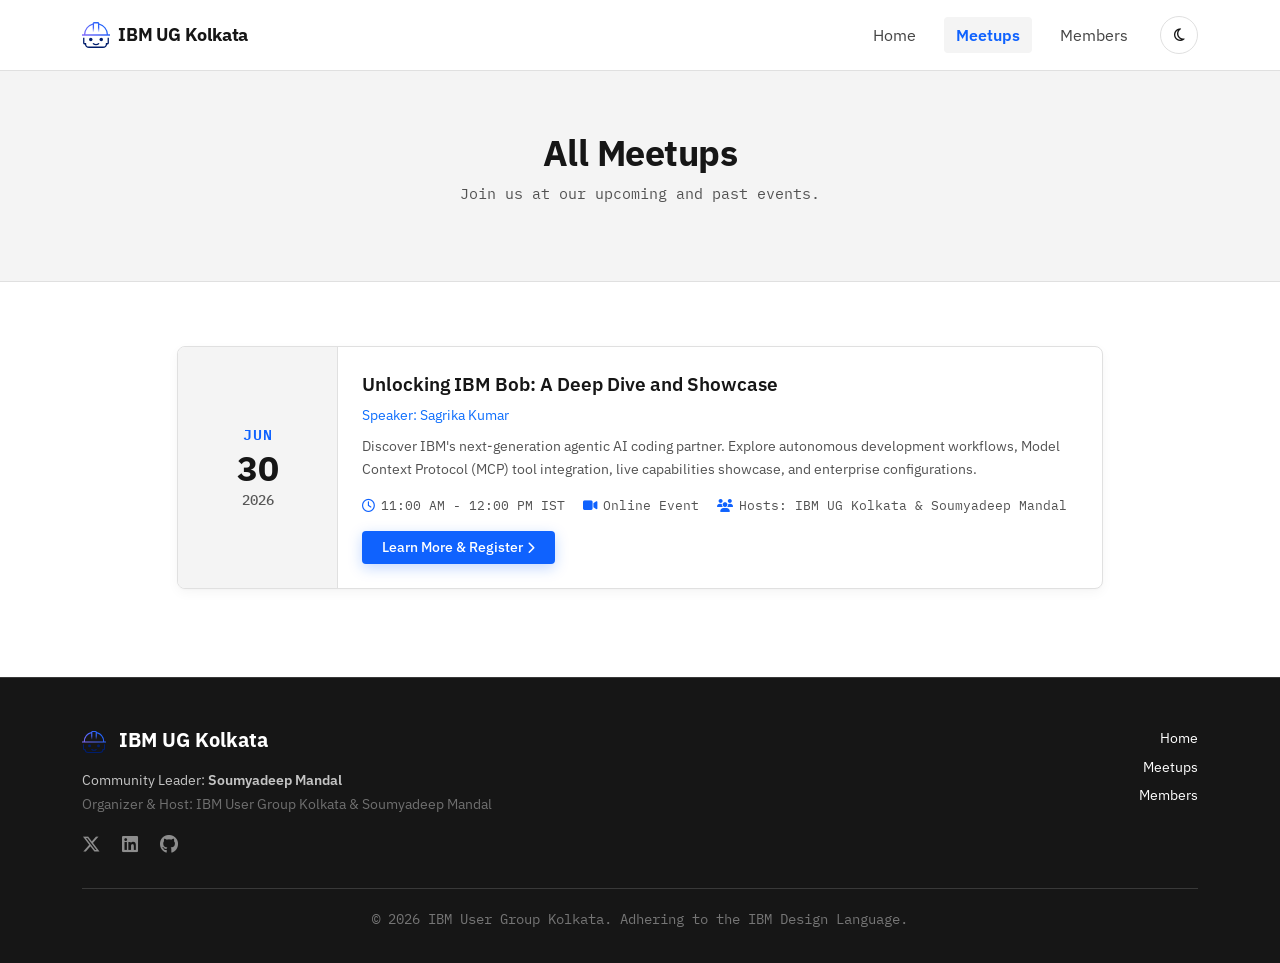
<file: meetups.html>
<!DOCTYPE html>
<html lang="en">

<head>
    <meta charset="UTF-8">
    <meta name="viewport" content="width=device-width, initial-scale=1.0">
    <title>All Meetups - IBM User Group Kolkata</title>
    <!-- Favicons -->
    <link rel="icon" href="assets/icon.svg" type="image/svg+xml" media="(prefers-color-scheme: light)">
    <link rel="icon" href="assets/icon-dark.svg" type="image/svg+xml" media="(prefers-color-scheme: dark)">
    <!-- Bootstrap CSS -->
    <link href="https://cdn.jsdelivr.net/npm/bootstrap@5.3.3/dist/css/bootstrap.min.css" rel="stylesheet">
    <!-- Google Fonts (IBM Plex) -->
    <link rel="preconnect" href="https://fonts.googleapis.com">
    <link rel="preconnect" href="https://fonts.gstatic.com" crossorigin>
    <link href="https://fonts.googleapis.com/css2?family=IBM+Plex+Mono:ital,wght@0,300;0,400;0,500;0,600;1,300;1,400;1,500&family=IBM+Plex+Sans:ital,wght@0,300;0,400;0,500;0,600;0,700;1,300;1,400;1,500&display=swap" rel="stylesheet">
    <!-- Font Awesome Icons -->
    <link rel="stylesheet" href="https://cdnjs.cloudflare.com/ajax/libs/font-awesome/6.5.1/css/all.min.css">
    <!-- Custom CSS -->
    <link rel="stylesheet" href="css/main.css">
    <!-- Inline script to apply theme instantly, avoiding flicker -->
    <script>
        (function() {
            let theme = 'light';
            try {
                const savedTheme = localStorage.getItem('theme');
                const prefersDark = window.matchMedia('(prefers-color-scheme: dark)').matches;
                theme = savedTheme || (prefersDark ? 'dark' : 'light');
            } catch (e) {
                try {
                    const prefersDark = window.matchMedia('(prefers-color-scheme: dark)').matches;
                    theme = prefersDark ? 'dark' : 'light';
                } catch (err) {}
            }
            document.documentElement.setAttribute('data-theme', theme);
        })();
    </script>
</head>

<body>
    <!-- Universal Header Placeholder -->
    <div id="universal-header"></div>

    <!-- Page Header -->
    <section class="page-header">
        <div class="container">
            <h1 class="page-title">All Meetups</h1>
            <p class="page-subtitle">Join us at our upcoming and past events.</p>
        </div>
    </section>

    <!-- Meetups List Section -->
    <section class="py-5 my-3">
        <div class="container">
            <div class="row justify-content-center">
                <div class="col-lg-10" id="all-meetups-container">

                    <!-- Upcoming Meetup Card -->
                    <div class="meetup-list-card">
                        <div class="card-date-box">
                            <div class="date-month">Jun</div>
                            <div class="date-day">30</div>
                            <div class="date-year">2026</div>
                        </div>
                        <div class="meetup-list-content">
                            <h3 class="card-title mb-2">Unlocking IBM Bob: A Deep Dive and Showcase</h3>
                            <p class="text-primary font-mono small mb-2">Speaker: Sagrika Kumar</p>
                            <p class="card-text mb-3">
                                Discover IBM's next-generation agentic AI coding partner. Explore autonomous development workflows, Model Context Protocol (MCP) tool integration, live capabilities showcase, and enterprise configurations.
                            </p>
                            <div class="meetup-list-meta">
                                <span><i class="fa-regular fa-clock"></i>11:00 AM - 12:00 PM IST</span>
                                <span><i class="fa-solid fa-video"></i>Online Event</span>
                                <span><i class="fa-solid fa-users"></i>Hosts: IBM UG Kolkata & Soumyadeep Mandal</span>
                            </div>
                            <div class="mt-3">
                                <a href="meetups/unlocking-ibm-bob.html" class="btn btn-custom btn-sm" style="padding: 6px 20px; border-radius: 4px;">Learn More & Register <i class="fa-solid fa-chevron-right ms-1" style="font-size: 0.75rem;"></i></a>
                            </div>
                        </div>
                    </div>

                </div>
            </div>
        </div>
    </section>

    <!-- Universal Footer Placeholder -->
    <div id="universal-footer"></div>

    <!-- Bootstrap JS Bundle -->
    <script src="https://cdn.jsdelivr.net/npm/bootstrap@5.3.3/dist/js/bootstrap.bundle.min.js"></script>
    <!-- Custom JS -->
    <script src="js/main.js"></script>
</body>

</html>
</file>
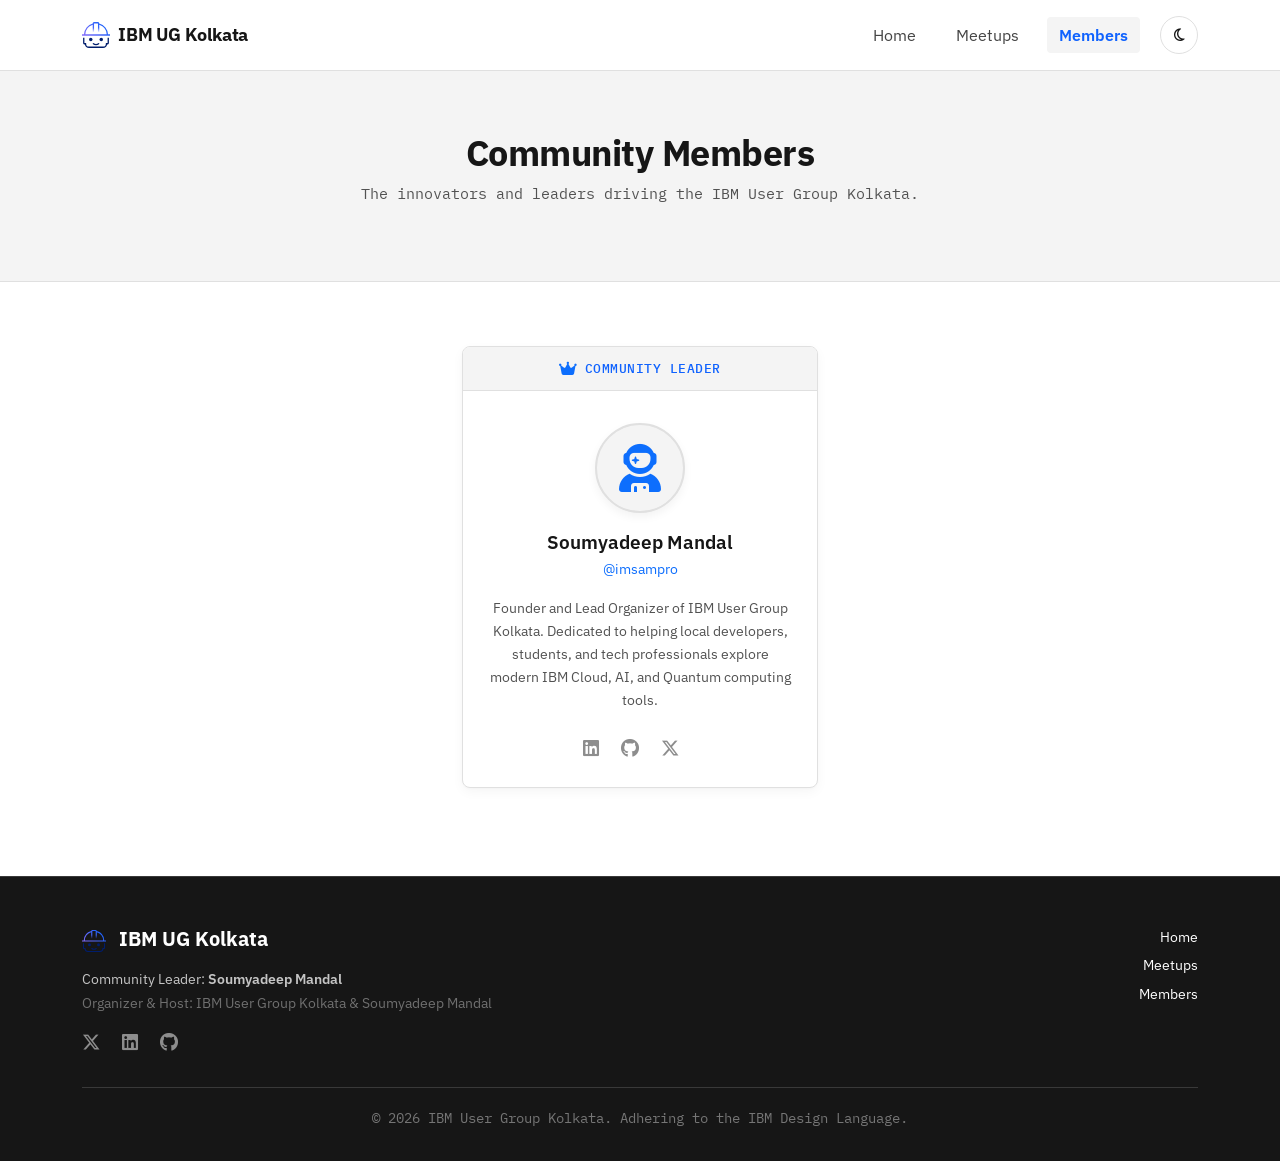
<file: members.html>
<!DOCTYPE html>
<html lang="en">

<head>
    <meta charset="UTF-8">
    <meta name="viewport" content="width=device-width, initial-scale=1.0">
    <title>Community Members - IBM User Group Kolkata</title>
    <!-- Favicons -->
    <link rel="icon" href="assets/icon.svg" type="image/svg+xml" media="(prefers-color-scheme: light)">
    <link rel="icon" href="assets/icon-dark.svg" type="image/svg+xml" media="(prefers-color-scheme: dark)">
    <!-- Bootstrap CSS -->
    <link href="https://cdn.jsdelivr.net/npm/bootstrap@5.3.3/dist/css/bootstrap.min.css" rel="stylesheet">
    <!-- Google Fonts (IBM Plex) -->
    <link rel="preconnect" href="https://fonts.googleapis.com">
    <link rel="preconnect" href="https://fonts.gstatic.com" crossorigin>
    <link href="https://fonts.googleapis.com/css2?family=IBM+Plex+Mono:ital,wght@0,300;0,400;0,500;0,600;1,300;1,400;1,500&family=IBM+Plex+Sans:ital,wght@0,300;0,400;0,500;0,600;0,700;1,300;1,400;1,500&display=swap" rel="stylesheet">
    <!-- Font Awesome Icons -->
    <link rel="stylesheet" href="https://cdnjs.cloudflare.com/ajax/libs/font-awesome/6.5.1/css/all.min.css">
    <!-- Custom CSS -->
    <link rel="stylesheet" href="css/main.css">
    <!-- Inline script to apply theme instantly, avoiding flicker -->
    <script>
        (function() {
            let theme = 'light';
            try {
                const savedTheme = localStorage.getItem('theme');
                const prefersDark = window.matchMedia('(prefers-color-scheme: dark)').matches;
                theme = savedTheme || (prefersDark ? 'dark' : 'light');
            } catch (e) {
                try {
                    const prefersDark = window.matchMedia('(prefers-color-scheme: dark)').matches;
                    theme = prefersDark ? 'dark' : 'light';
                } catch (err) {}
            }
            document.documentElement.setAttribute('data-theme', theme);
        })();
    </script>
</head>

<body>
    <!-- Universal Header Placeholder -->
    <div id="universal-header"></div>

    <!-- Page Header -->
    <section class="page-header">
        <div class="container">
            <h1 class="page-title">Community Members</h1>
            <p class="page-subtitle">The innovators and leaders driving the IBM User Group Kolkata.</p>
        </div>
    </section>

    <!-- Members Grid Section -->
    <section class="py-5 my-3">
        <div class="container">
            <div class="row justify-content-center">
                <div class="col-lg-4 col-md-6 mb-4">
                    <div class="meetup-card h-100">
                        <div class="card-header-custom text-center justify-content-center">
                            <i class="fa-solid fa-crown text-primary me-2"></i>Community Leader
                        </div>
                        <div class="card-body text-center d-flex flex-column align-items-center">
                            <div class="member-avatar-container mb-3 mt-2">
                                <i class="fa-solid fa-user-astronaut text-primary" style="font-size: 3rem;"></i>
                            </div>
                            <h3 class="card-title mb-1">Soumyadeep Mandal</h3>
                            <p class="text-primary font-mono small mb-3">@imsampro</p>
                            <p class="card-text mb-4">
                                Founder and Lead Organizer of IBM User Group Kolkata. Dedicated to helping local developers, students, and tech professionals explore modern IBM Cloud, AI, and Quantum computing tools.
                            </p>
                             <div class="social-icons mt-auto">
                                <a href="https://go.omniaigs.com/r/jGyS1u" target="_blank" aria-label="LinkedIn"><i class="fa-brands fa-linkedin"></i></a>
                                <a href="https://go.omniaigs.com/r/a00jP-" target="_blank" aria-label="GitHub"><i class="fa-brands fa-github"></i></a>
                                <a href="https://go.omniaigs.com/r/KF-3ZV" target="_blank" aria-label="Twitter"><i class="fa-brands fa-x-twitter"></i></a>
                            </div>
                        </div>
                    </div>
                </div>
            </div>
        </div>
    </section>

    <!-- Universal Footer Placeholder -->
    <div id="universal-footer"></div>

    <!-- Bootstrap JS Bundle -->
    <script src="https://cdn.jsdelivr.net/npm/bootstrap@5.3.3/dist/js/bootstrap.bundle.min.js"></script>
    <!-- Custom JS -->
    <script src="js/main.js"></script>
</body>

</html>
</file>
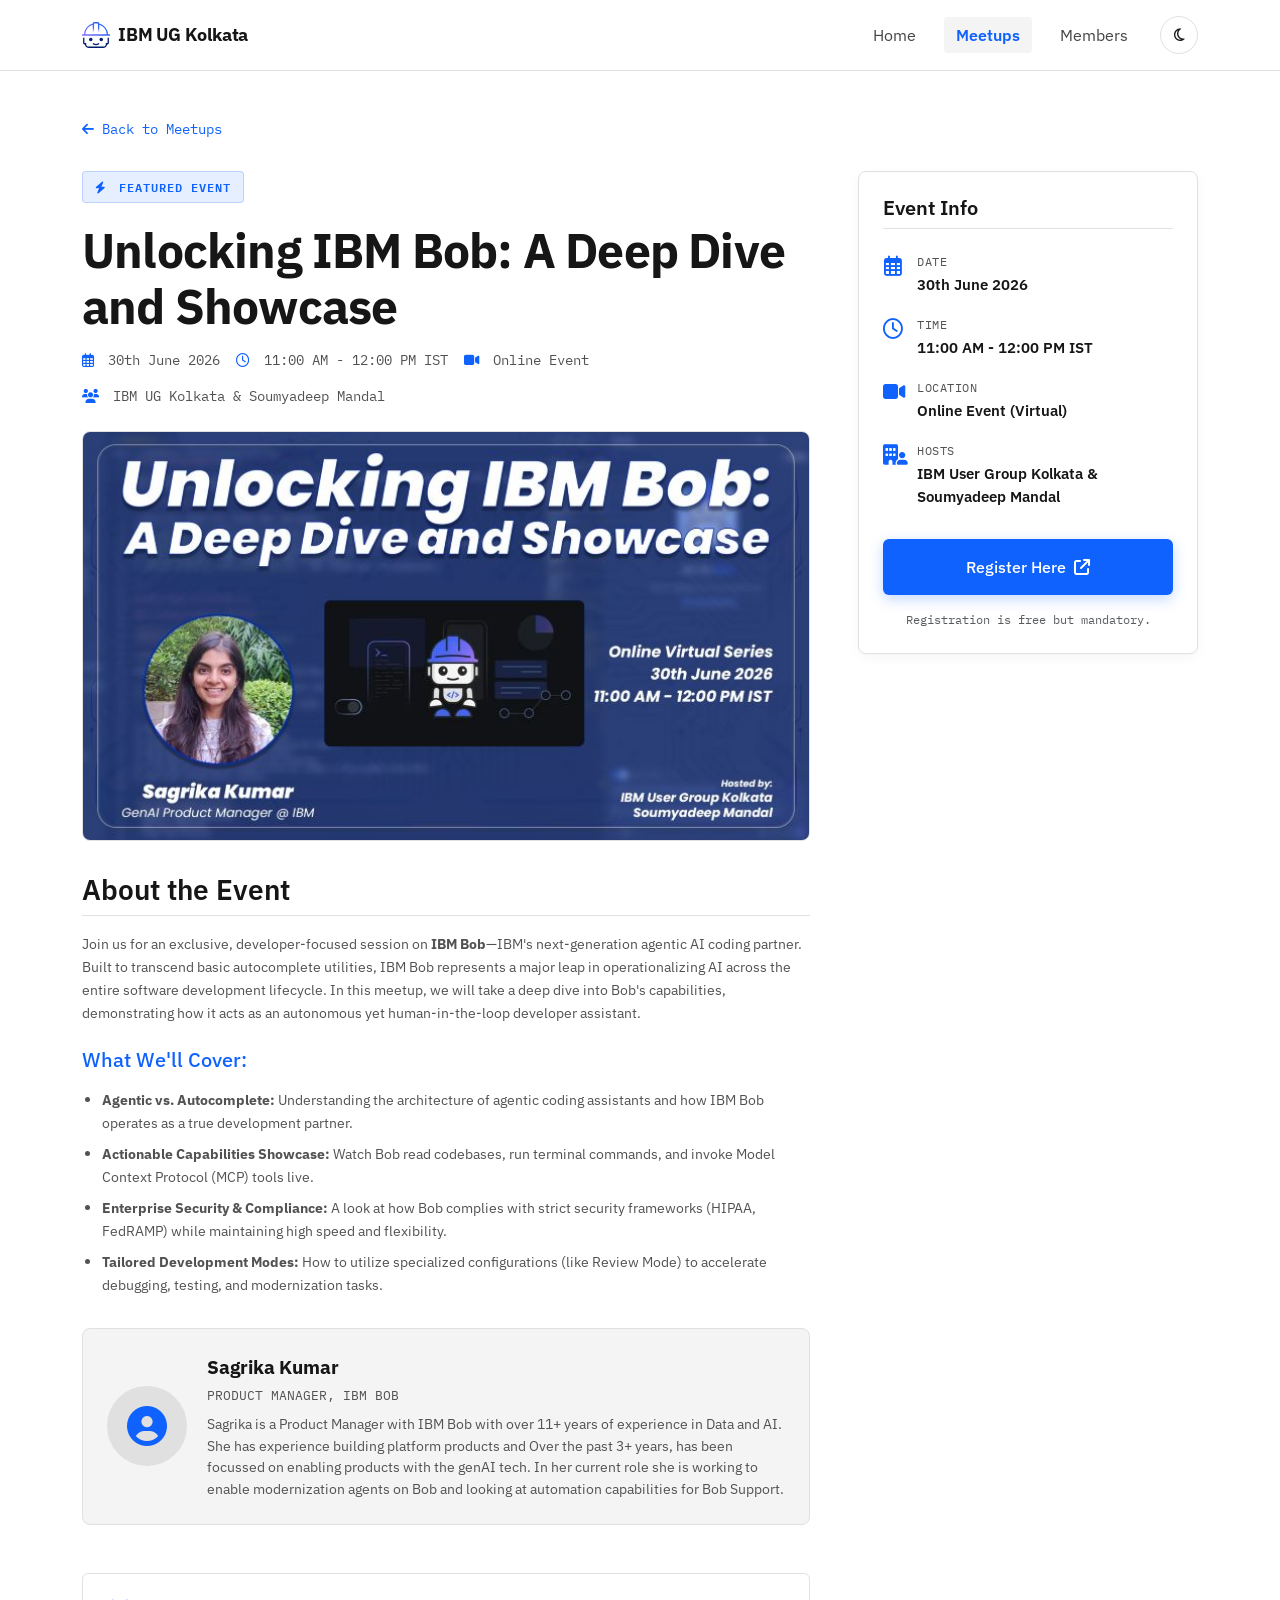
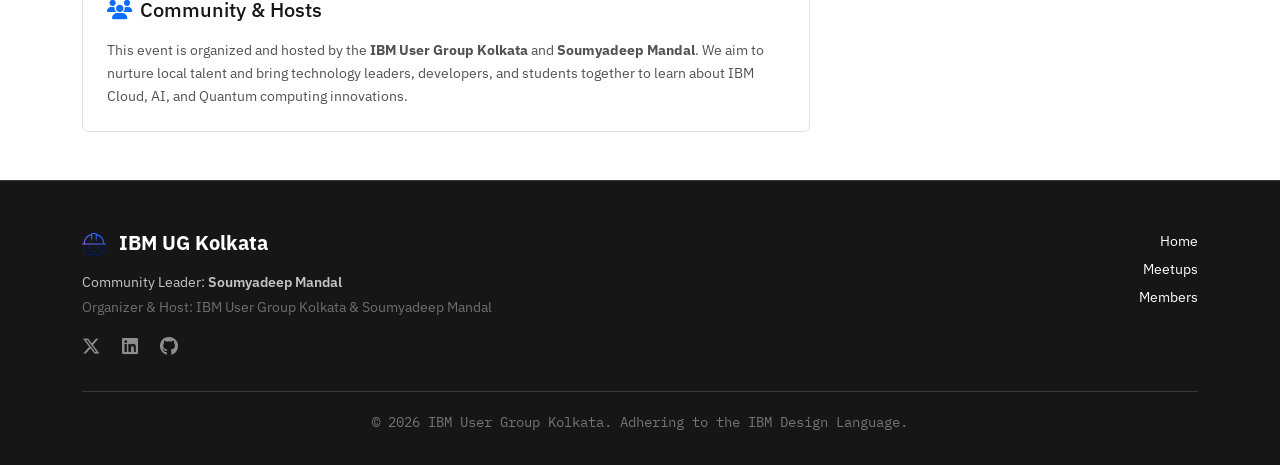
<file: meetups/unlocking-ibm-bob.html>
<!DOCTYPE html>
<html lang="en">

<head>
    <meta charset="UTF-8">
    <meta name="viewport" content="width=device-width, initial-scale=1.0">
    <title>Unlocking IBM Bob: A Deep Dive and Showcase - IBM User Group Kolkata</title>
    <!-- Meta tags for SEO -->
    <meta name="description"
        content="Join IBM User Group Kolkata for a deep dive into IBM Bob, the next-generation agentic AI coding partner. 30th June 2026, 11 AM - 12 PM. Online event.">

    <!-- Open Graph Metadata -->
    <meta property="og:title" content="Unlocking IBM Bob: A Deep Dive and Showcase - IBM User Group Kolkata">
    <meta property="og:description" content="Join IBM User Group Kolkata for a deep dive into IBM Bob, the next-generation agentic AI coding partner. 30th June 2026, 11 AM - 12 PM. Online event.">
    <meta property="og:image" content="https://ibmugkol.github.io/assets/Unlocking%20IBM%20Bob%20A%20Deep%20Dive%20and%20Showcase.jpg">
    <meta property="og:url" content="https://ibmugkol.github.io/meetups/unlocking-ibm-bob.html">
    <meta property="og:type" content="website">

    <!-- Twitter Card Metadata -->
    <meta name="twitter:card" content="summary_large_image">
    <meta name="twitter:title" content="Unlocking IBM Bob: A Deep Dive and Showcase - IBM User Group Kolkata">
    <meta name="twitter:description" content="Join IBM User Group Kolkata for a deep dive into IBM Bob, the next-generation agentic AI coding partner. 30th June 2026, 11 AM - 12 PM. Online event.">
    <meta name="twitter:image" content="https://ibmugkol.github.io/assets/Unlocking%20IBM%20Bob%20A%20Deep%20Dive%20and%20Showcase.jpg">

    <!-- JSON-LD Event Metadata -->
    <script type="application/ld+json">
    {
      "@context": "https://schema.org",
      "@type": "Event",
      "name": "Unlocking IBM Bob: A Deep Dive and Showcase",
      "startDate": "2026-06-30T11:00:00+05:30",
      "endDate": "2026-06-30T12:00:00+05:30",
      "eventAttendanceMode": "https://schema.org/OnlineEventAttendanceMode",
      "eventStatus": "https://schema.org/EventScheduled",
      "location": {
        "@type": "VirtualLocation",
        "url": "https://go.omniaigs.com/r/liTDhF"
      },
      "image": [
        "https://ibmugkol.github.io/assets/Unlocking%20IBM%20Bob%20A%20Deep%20Dive%20and%20Showcase.jpg"
      ],
      "description": "Join IBM User Group Kolkata for a deep dive into IBM Bob, the next-generation agentic AI coding partner. Explore autonomous development workflows, Model Context Protocol (MCP) tool integration, live capabilities showcase, and enterprise configurations.",
      "organizer": {
        "@type": "Organization",
        "name": "IBM User Group Kolkata",
        "url": "https://ibmugkol.github.io"
      },
      "performer": {
        "@type": "Person",
        "name": "Sagrika Kumar",
        "jobTitle": "Product Manager, IBM Bob"
      }
    }
    </script>
    <!-- Favicons -->
    <link rel="icon" href="../assets/icon.svg" type="image/svg+xml" media="(prefers-color-scheme: light)">
    <link rel="icon" href="../assets/icon-dark.svg" type="image/svg+xml" media="(prefers-color-scheme: dark)">
    <!-- Bootstrap CSS -->
    <link href="https://cdn.jsdelivr.net/npm/bootstrap@5.3.3/dist/css/bootstrap.min.css" rel="stylesheet">
    <!-- Google Fonts (IBM Plex) -->
    <link rel="preconnect" href="https://fonts.googleapis.com">
    <link rel="preconnect" href="https://fonts.gstatic.com" crossorigin>
    <link
        href="https://fonts.googleapis.com/css2?family=IBM+Plex+Mono:ital,wght@0,300;0,400;0,500;0,600;1,300;1,400;1,500&family=IBM+Plex+Sans:ital,wght@0,300;0,400;0,500;0,600;0,700;1,300;1,400;1,500&display=swap"
        rel="stylesheet">
    <!-- Font Awesome Icons -->
    <link rel="stylesheet" href="https://cdnjs.cloudflare.com/ajax/libs/font-awesome/6.5.1/css/all.min.css">
    <!-- Custom CSS -->
    <link rel="stylesheet" href="../css/main.css">
    <!-- Inline script to apply theme instantly, avoiding flicker -->
    <script>
        (function () {
            let theme = 'light';
            try {
                const savedTheme = localStorage.getItem('theme');
                const prefersDark = window.matchMedia('(prefers-color-scheme: dark)').matches;
                theme = savedTheme || (prefersDark ? 'dark' : 'light');
            } catch (e) {
                try {
                    const prefersDark = window.matchMedia('(prefers-color-scheme: dark)').matches;
                    theme = prefersDark ? 'dark' : 'light';
                } catch (err) { }
            }
            document.documentElement.setAttribute('data-theme', theme);
        })();
    </script>
    <style>
        .featured-image-container {
            width: 100%;
            border-radius: 8px;
            overflow: hidden;
            border: 1px solid var(--border-color);
            margin-bottom: 2rem;
            display: flex;
            justify-content: center;
            background-color: var(--bg-layer-1);
        }

        .featured-image-container img {
            width: 100%;
            height: auto;
            max-width: 100%;
            display: block;
        }

        .event-quick-meta {
            font-family: var(--font-mono);
            font-size: 0.85rem;
            color: var(--text-muted);
        }

        .event-quick-meta i {
            color: var(--primary-color) !important;
            margin-right: 6px;
        }

        .featured-image-placeholder-content {
            display: flex;
            flex-direction: column;
            align-items: center;
            justify-content: center;
            color: var(--text-muted);
            font-family: var(--font-mono);
            font-size: 0.85rem;
            opacity: 0.8;
            transition: opacity 0.2s ease;
        }

        .featured-image-placeholder-content i {
            font-size: 3rem;
            margin-bottom: 12px;
            color: var(--primary-color);
        }

        .breadcrumb-container {
            font-family: var(--font-mono);
            font-size: 0.85rem;
            margin-bottom: 2rem;
        }

        .breadcrumb-link {
            color: var(--primary-color);
            text-decoration: none;
            transition: color 0.2s;
        }

        .breadcrumb-link:hover {
            text-decoration: underline;
        }

        .meetup-badge {
            display: inline-block;
            font-family: var(--font-mono);
            font-size: 0.75rem;
            font-weight: 600;
            text-transform: uppercase;
            letter-spacing: 1px;
            padding: 6px 12px;
            border-radius: 4px;
            margin-bottom: 1.25rem;
            background-color: rgba(15, 98, 254, 0.1);
            color: var(--primary-color);
            border: 1px solid rgba(15, 98, 254, 0.2);
        }

        .event-sidebar-card {
            border: 1px solid var(--border-color);
            background-color: var(--card-bg);
            border-radius: 8px;
            box-shadow: var(--card-shadow);
            padding: 24px;
            position: sticky;
            top: 100px;
        }

        .sidebar-detail-item {
            display: flex;
            align-items: flex-start;
            margin-bottom: 20px;
        }

        .sidebar-detail-item i {
            font-size: 1.25rem;
            color: var(--primary-color);
            margin-right: 14px;
            margin-top: 3px;
            width: 20px;
            text-align: center;
        }

        .sidebar-detail-label {
            font-family: var(--font-mono);
            font-size: 0.75rem;
            text-transform: uppercase;
            color: var(--text-muted);
            letter-spacing: 0.5px;
            margin-bottom: 2px;
        }

        .sidebar-detail-value {
            font-weight: 600;
            color: var(--text-color);
            font-size: 0.95rem;
        }

        .speaker-card {
            border: 1px solid var(--border-color);
            background-color: var(--bg-layer-1);
            border-radius: 8px;
            padding: 24px;
            margin-top: 2rem;
            display: flex;
            align-items: center;
            gap: 20px;
        }

        @media (max-width: 576px) {
            .speaker-card {
                flex-direction: column;
                text-align: center;
            }
        }

        .speaker-avatar {
            width: 80px;
            height: 80px;
            border-radius: 50%;
            background-color: var(--bg-layer-2);
            display: flex;
            align-items: center;
            justify-content: center;
            border: 2px solid var(--border-color);
            color: var(--primary-color);
            font-size: 2.5rem;
            flex-shrink: 0;
        }

        .speaker-name {
            font-weight: 700;
            font-size: 1.2rem;
            margin-bottom: 4px;
        }

        .speaker-title {
            font-family: var(--font-mono);
            font-size: 0.8rem;
            color: var(--text-muted);
            margin-bottom: 8px;
            text-transform: uppercase;
        }

        .speaker-bio {
            font-size: 0.9rem;
            color: var(--text-muted);
            margin-bottom: 0;
            line-height: 1.5;
        }

        .detail-section-title {
            font-weight: 600;
            margin-bottom: 1rem;
            position: relative;
            padding-bottom: 8px;
            border-bottom: 1px solid var(--border-color);
        }
    </style>
</head>

<body>
    <!-- Universal Header Placeholder -->
    <div id="universal-header"></div>

    <!-- Main Content Section -->
    <section class="py-5">
        <div class="container">
            <!-- Breadcrumbs -->
            <div class="breadcrumb-container">
                <a href="../meetups.html" class="breadcrumb-link"><i class="fa-solid fa-arrow-left me-2"></i>Back to
                    Meetups</a>
            </div>

            <div class="row g-5">
                <!-- Left Column: Overview and Speaker -->
                <div class="col-lg-8">
                    <span class="meetup-badge"><i class="fa-solid fa-bolt me-1"></i> Featured Event</span>
                    <h1 class="hero-title text-start mb-3">Unlocking IBM Bob: A Deep Dive and Showcase</h1>

                    <!-- Event Quick Metadata Row -->
                    <div class="d-flex flex-wrap gap-3 mb-4 event-quick-meta">
                        <div><i class="fa-regular fa-calendar-days"></i> 30th June 2026</div>
                        <div><i class="fa-regular fa-clock"></i> 11:00 AM - 12:00 PM IST</div>
                        <div><i class="fa-solid fa-video"></i> Online Event</div>
                        <div><i class="fa-solid fa-users"></i> IBM UG Kolkata & Soumyadeep Mandal</div>
                    </div>

                    <!-- Featured Image -->
                    <div class="featured-image-container">
                        <img src="../assets/Unlocking IBM Bob A Deep Dive and Showcase.jpg" alt="Unlocking IBM Bob: A Deep Dive and Showcase">
                    </div>

                    <div class="mt-4">
                        <h3 class="detail-section-title">About the Event</h3>
                        <p class="card-text mb-4">
                            Join us for an exclusive, developer-focused session on <strong>IBM Bob</strong>—IBM's
                            next-generation agentic AI coding partner. Built to transcend basic autocomplete utilities,
                            IBM Bob represents a major leap in operationalizing AI across the entire software
                            development lifecycle. In this meetup, we will take a deep dive into Bob's capabilities,
                            demonstrating how it acts as an autonomous yet human-in-the-loop developer assistant.
                        </p>

                        <h4 class="h5 mt-4 mb-3" style="color: var(--primary-color);">What We'll Cover:</h4>
                        <ul class="card-text mb-4" style="padding-left: 20px;">
                            <li class="mb-2"><strong>Agentic vs. Autocomplete:</strong> Understanding the architecture
                                of agentic coding assistants and how IBM Bob operates as a true development partner.
                            </li>
                            <li class="mb-2"><strong>Actionable Capabilities Showcase:</strong> Watch Bob read
                                codebases, run terminal commands, and invoke Model Context Protocol (MCP) tools live.
                            </li>
                            <li class="mb-2"><strong>Enterprise Security & Compliance:</strong> A look at how Bob
                                complies with strict security frameworks (HIPAA, FedRAMP) while maintaining high speed
                                and flexibility.</li>
                            <li class="mb-2"><strong>Tailored Development Modes:</strong> How to utilize specialized
                                configurations (like Review Mode) to accelerate debugging, testing, and modernization
                                tasks.</li>
                        </ul>
                    </div>

                    <!-- Speaker Card -->
                    <div class="speaker-card">
                        <div class="speaker-avatar">
                            <i class="fa-solid fa-circle-user"></i>
                        </div>
                        <div>
                            <div class="speaker-name">Sagrika Kumar</div>
                            <div class="speaker-title">Product Manager, IBM Bob</div>
                            <p class="speaker-bio">
                                Sagrika is a Product Manager with IBM Bob with over 11+ years of experience in Data and
                                AI. She has experience building platform products and Over the past 3+ years, has been
                                focussed on enabling products with the genAI tech. In her current role she is working to
                                enable modernization agents on Bob and looking at automation capabilities for Bob
                                Support.
                            </p>
                        </div>
                    </div>

                    <!-- Host Section -->
                    <div class="mt-5 p-4 border rounded"
                        style="background-color: var(--card-bg); border-color: var(--border-color);">
                        <h4 class="h5 mb-3"><i class="fa-solid fa-users text-primary me-2"></i>Community & Hosts</h4>
                        <p class="card-text mb-0">
                            This event is organized and hosted by the <strong>IBM User Group Kolkata</strong> and
                            <strong>Soumyadeep Mandal</strong>. We aim to nurture local talent and bring technology
                            leaders, developers, and students together to learn about IBM Cloud, AI, and Quantum
                            computing innovations.
                        </p>
                    </div>
                </div>

                <!-- Right Column: Sidebar Stats & CTA -->
                <div class="col-lg-4">
                    <div class="event-sidebar-card">
                        <h3 class="h5 mb-4 pb-2 border-bottom" style="font-weight: 600;">Event Info</h3>

                        <!-- Date -->
                        <div class="sidebar-detail-item">
                            <i class="fa-regular fa-calendar-days"></i>
                            <div>
                                <div class="sidebar-detail-label">Date</div>
                                <div class="sidebar-detail-value">30th June 2026</div>
                            </div>
                        </div>

                        <!-- Time -->
                        <div class="sidebar-detail-item">
                            <i class="fa-regular fa-clock"></i>
                            <div>
                                <div class="sidebar-detail-label">Time</div>
                                <div class="sidebar-detail-value">11:00 AM - 12:00 PM IST</div>
                            </div>
                        </div>

                        <!-- Platform -->
                        <div class="sidebar-detail-item">
                            <i class="fa-solid fa-video"></i>
                            <div>
                                <div class="sidebar-detail-label">Location</div>
                                <div class="sidebar-detail-value">Online Event (Virtual)</div>
                            </div>
                        </div>

                        <!-- Host -->
                        <div class="sidebar-detail-item">
                            <i class="fa-solid fa-building-user"></i>
                            <div>
                                <div class="sidebar-detail-label">Hosts</div>
                                <div class="sidebar-detail-value">IBM User Group Kolkata & Soumyadeep Mandal</div>
                            </div>
                        </div>

                        <!-- CTA Button -->
                        <div class="mt-4 pt-2">
                            <a href="https://go.omniaigs.com/r/liTDhF" target="_blank" class="btn btn-custom w-100 py-3"
                                style="border-radius: 6px;">
                                Register Here <i class="fa-solid fa-arrow-up-right-from-square ms-2"></i>
                            </a>
                            <p class="text-center small text-muted mt-3 mb-0"
                                style="font-family: var(--font-mono); font-size: 0.75rem;">
                                Registration is free but mandatory.
                            </p>
                        </div>
                    </div>
                </div>
            </div>
        </div>
    </section>

    <!-- Universal Footer Placeholder -->
    <div id="universal-footer"></div>

    <!-- Bootstrap JS Bundle -->
    <script src="https://cdn.jsdelivr.net/npm/bootstrap@5.3.3/dist/js/bootstrap.bundle.min.js"></script>
    <!-- Custom JS -->
    <script src="../js/main.js"></script>
</body>

</html>
</file>
<file: css/main.css>
@import url('https://fonts.googleapis.com/css2?family=IBM+Plex+Mono:ital,wght@0,300;0,400;0,500;0,600;1,300;1,400;1,500&family=IBM+Plex+Sans:ital,wght@0,300;0,400;0,500;0,600;0,700;1,300;1,400;1,500&display=swap');

:root {
    /* Fonts */
    --font-sans: 'IBM Plex Sans', -apple-system, BlinkMacSystemFont, 'Segoe UI', Roboto, sans-serif;
    --font-mono: 'IBM Plex Mono', 'Courier New', Courier, monospace;

    /* Light Theme (Default) */
    --bg-color: #ffffff;
    --bg-layer-1: #f4f4f4;
    --bg-layer-2: #e0e0e0;
    --text-color: #161616;
    --text-muted: #525252;
    --text-on-primary: #ffffff;
    --border-color: #e0e0e0;
    --hover-bg: #e5e5e5;
    
    --primary-color: #0f62fe; /* IBM Blue 60 */
    --primary-hover: #0353e9; /* IBM Blue 70 */
    --secondary-color: #001d6c; /* Dark Blue */
    --accent-color: #8a3ffc; /* Purple 60 */
    --accent-hover: #701bf3;
    
    --card-bg: #ffffff;
    --card-shadow: 0 4px 12px rgba(0, 0, 0, 0.04), 0 1px 2px rgba(0, 0, 0, 0.02);
    --card-hover-shadow: 0 12px 24px rgba(0, 0, 0, 0.08), 0 2px 4px rgba(0, 0, 0, 0.04);
    
    --footer-bg: #161616;
    --footer-text: #f4f4f4;
    --footer-muted: #8d8d8d;
    --footer-border: #393939;

    --input-bg: #ffffff;
    --input-border: #8d8d8d;
}

[data-theme="dark"] {
    /* Dark Theme */
    --bg-color: #161616;
    --bg-layer-1: #262626;
    --bg-layer-2: #393939;
    --text-color: #f4f4f4;
    --text-muted: #c6c6c6;
    --text-on-primary: #ffffff;
    --border-color: #393939;
    --hover-bg: #353535;
    
    --primary-color: #4589ff; /* IBM Blue 40 */
    --primary-hover: #0f62fe; /* IBM Blue 60 */
    --secondary-color: #ffffff;
    --accent-color: #a7f3d0; /* Carbon Accent Teal */
    --accent-hover: #6ee7b7;
    
    --card-bg: #262626;
    --card-shadow: 0 4px 16px rgba(0, 0, 0, 0.25);
    --card-hover-shadow: 0 12px 32px rgba(0, 0, 0, 0.4);
    
    --footer-bg: #000000;
    --footer-text: #e0e0e0;
    --footer-muted: #8d8d8d;
    --footer-border: #262626;

    --input-bg: #262626;
    --input-border: #525252;
}

/* Base Styles */
* {
    box-sizing: border-box;
    margin: 0;
    padding: 0;
}

body {
    font-family: var(--font-sans);
    background-color: var(--bg-color);
    color: var(--text-color);
    display: flex;
    flex-direction: column;
    min-height: 100vh;
    line-height: 1.5;
    transition: background-color 0.3s ease, color 0.3s ease;
    -webkit-font-smoothing: antialiased;
    -moz-osx-font-smoothing: grayscale;
}

/* Navbar styles matching Carbon Design System */
.navbar {
    background-color: rgba(var(--bg-color), 0.8);
    background: var(--bg-color);
    border-bottom: 1px solid var(--border-color);
    backdrop-filter: blur(12px);
    transition: background-color 0.3s ease, border-color 0.3s ease;
}

.navbar-brand {
    font-family: var(--font-sans);
    font-weight: 700;
    color: var(--text-color) !important;
    letter-spacing: -0.2px;
    font-size: 1.15rem;
    display: flex;
    align-items: center;
}

.navbar-brand span {
    font-family: var(--font-mono);
    font-weight: 400;
    opacity: 0.65;
    margin-left: 6px;
    font-size: 0.9rem;
}

.nav-link {
    font-family: var(--font-sans);
    font-weight: 400;
    color: var(--text-color) !important;
    margin: 0 8px;
    position: relative;
    opacity: 0.8;
    transition: opacity 0.2s ease, color 0.2s ease;
    padding: 6px 12px !important;
    border-radius: 4px;
}

.nav-link:hover {
    opacity: 1;
    background-color: var(--bg-layer-1);
    color: var(--primary-color) !important;
}

.nav-link.active {
    font-weight: 600;
    opacity: 1;
    color: var(--primary-color) !important;
    background-color: var(--bg-layer-1);
}

/* Theme Toggle Button styles */
.theme-toggle-btn {
    background: none;
    border: 1px solid var(--border-color);
    color: var(--text-color);
    padding: 8px 12px;
    border-radius: 50px;
    cursor: pointer;
    font-size: 0.9rem;
    display: flex;
    align-items: center;
    justify-content: center;
    transition: all 0.2s ease;
    width: 38px;
    height: 38px;
    margin-left: 12px;
}

.theme-toggle-btn:hover {
    background-color: var(--hover-bg);
    border-color: var(--primary-color);
    color: var(--primary-color);
}

/* Hero Section */
.hero {
    background-color: var(--hero-bg);
    color: var(--text-color);
    padding: 90px 0 70px;
    position: relative;
    border-bottom: 1px solid var(--border-color);
    transition: background-color 0.3s ease, border-color 0.3s ease;
}

/* Hero Waving Animation Layout - Matches Bob */
.hero-animation-wrapper {
    position: relative;
    width: 100%;
    max-width: 580px;
    margin: 0 auto 2.5rem;
    aspect-ratio: 1024 / 512;
}

.hero-backdrop {
    width: 100%;
    height: 100%;
    object-fit: contain;
    border-radius: 12px;
}

.bob-animation-container {
    position: absolute;
    top: 0;
    left: 0;
    right: 0;
    bottom: 0;
    height: 75%;
    width: 100%;
    margin: auto;
}

.bob-placeholder, .bob-lottie-container {
    width: 100%;
    height: 100%;
    object-fit: contain;
}

.hero-title {
    font-family: var(--font-sans);
    font-weight: 700;
    font-size: 3rem;
    line-height: 1.15;
    margin-bottom: 1rem;
    letter-spacing: -0.8px;
}

@media (max-width: 768px) {
    .hero-title {
        font-size: 2.2rem;
    }
    .hero {
        padding: 60px 0 50px;
    }
}

.hero-subtitle {
    font-family: var(--font-sans);
    font-weight: 400;
    font-size: 1.15rem;
    color: var(--text-muted);
    margin-bottom: 2.5rem;
    max-w: 600px;
    margin-left: auto;
    margin-right: auto;
}

/* Buttons styled like Carbon / Bob variants */
.btn-custom {
    background-color: var(--primary-color);
    color: var(--text-on-primary) !important;
    font-family: var(--font-sans);
    font-weight: 500;
    padding: 12px 32px;
    border-radius: 50px;
    border: none;
    transition: all 0.2s cubic-bezier(0.4, 0, 0.2, 1);
    box-shadow: 0 4px 14px rgba(15, 98, 254, 0.25);
    display: inline-flex;
    align-items: center;
    justify-content: center;
}

.btn-custom:hover {
    background-color: var(--primary-hover);
    transform: translateY(-2px);
    box-shadow: 0 6px 20px rgba(15, 98, 254, 0.4);
}

.btn-custom:active {
    transform: translateY(0);
}

.btn-bob-outline {
    background-color: transparent;
    color: var(--text-color) !important;
    border: 1px solid var(--border-color);
    font-family: var(--font-sans);
    font-weight: 500;
    padding: 12px 32px;
    border-radius: 50px;
    transition: all 0.2s ease;
    display: inline-flex;
    align-items: center;
    justify-content: center;
    margin-left: 12px;
}

.btn-bob-outline:hover {
    background-color: var(--hover-bg);
    border-color: var(--primary-color);
    color: var(--primary-color) !important;
}

@media (max-width: 576px) {
    .btn-bob-outline {
        margin-left: 0;
        margin-top: 10px;
        width: 100%;
    }
    .btn-custom {
        width: 100%;
    }
}

/* Section Titles */
.section-title {
    font-family: var(--font-sans);
    font-weight: 600;
    color: var(--text-color);
    letter-spacing: -0.3px;
    font-size: 1.75rem;
    position: relative;
}

.section-title::after {
    content: '';
    display: block;
    width: 32px;
    height: 3px;
    background-color: var(--primary-color);
    margin-top: 8px;
    border-radius: 2px;
}

/* Page Header (Meetups page) */
.page-header {
    background-color: var(--bg-layer-1);
    color: var(--text-color);
    padding: 60px 0;
    text-align: center;
    border-bottom: 1px solid var(--border-color);
}

.page-title {
    font-family: var(--font-sans);
    font-weight: 700;
    font-size: 2.25rem;
    margin-bottom: 8px;
    letter-spacing: -0.5px;
}

.page-subtitle {
    font-family: var(--font-mono);
    color: var(--text-muted);
    font-size: 0.95rem;
}

/* Cards Design - IBM Carbon Style (Clean borders, subtle padding, mono labels) */
.meetup-card {
    border: 1px solid var(--border-color);
    border-radius: 8px;
    box-shadow: var(--card-shadow);
    transition: all 0.25s cubic-bezier(0.4, 0, 0.2, 1);
    height: 100%;
    background-color: var(--card-bg);
    overflow: hidden;
    display: flex;
    flex-direction: column;
}

.meetup-card:hover {
    transform: translateY(-4px);
    box-shadow: var(--card-hover-shadow);
    border-color: var(--primary-color);
}

.card-header-custom {
    background-color: var(--bg-layer-1);
    color: var(--primary-color);
    font-family: var(--font-mono);
    font-weight: 500;
    font-size: 0.8rem;
    padding: 12px 20px;
    border-bottom: 1px solid var(--border-color);
    display: flex;
    align-items: center;
    letter-spacing: 0.5px;
    text-transform: uppercase;
}

.card-header-custom i {
    margin-right: 8px;
    font-size: 0.95rem;
}

.card-body {
    padding: 24px;
    flex-grow: 1;
    display: flex;
    flex-direction: column;
}

.card-title {
    font-family: var(--font-sans);
    font-weight: 600;
    color: var(--text-color);
    margin-bottom: 12px;
    font-size: 1.2rem;
    line-height: 1.35;
}

.card-text {
    color: var(--text-muted);
    font-size: 0.9rem;
    line-height: 1.6;
    margin-bottom: 20px;
}

.meetup-meta {
    display: flex;
    flex-wrap: wrap;
    gap: 16px;
    font-family: var(--font-mono);
    font-size: 0.8rem;
    color: var(--text-muted);
    margin-top: auto;
    border-top: 1px dashed var(--border-color);
    padding-top: 16px;
}

.meetup-meta i {
    color: var(--primary-color);
    margin-right: 6px;
}

/* Meetup List Card variant (Meetups page) */
.meetup-list-card {
    border: 1px solid var(--border-color);
    border-radius: 8px;
    box-shadow: var(--card-shadow);
    transition: all 0.25s ease;
    background-color: var(--card-bg);
    overflow: hidden;
    margin-bottom: 24px;
    display: flex;
    flex-direction: column;
}

@media (min-width: 768px) {
    .meetup-list-card {
        flex-direction: row;
    }
}

.meetup-list-card:hover {
    transform: translateY(-3px);
    box-shadow: var(--card-hover-shadow);
    border-color: var(--primary-color);
}

.card-date-box {
    background-color: var(--bg-layer-1);
    color: var(--text-color);
    padding: 28px 20px;
    text-align: center;
    min-width: 160px;
    border-right: 1px solid var(--border-color);
    display: flex;
    flex-direction: column;
    justify-content: center;
    align-items: center;
}

@media (max-width: 767px) {
    .card-date-box {
        border-right: none;
        border-bottom: 1px solid var(--border-color);
        padding: 20px;
        flex-direction: row;
        gap: 12px;
    }
}

.date-month {
    font-family: var(--font-mono);
    font-weight: 600;
    font-size: 0.95rem;
    text-transform: uppercase;
    color: var(--primary-color);
    letter-spacing: 1px;
}

.date-day {
    font-family: var(--font-sans);
    font-weight: 700;
    font-size: 2.2rem;
    line-height: 1;
    margin: 4px 0;
}

@media (max-width: 767px) {
    .date-day {
        font-size: 1.5rem;
        margin: 0;
    }
}

.date-year {
    font-family: var(--font-mono);
    font-weight: 500;
    font-size: 0.85rem;
    opacity: 0.7;
}

.meetup-list-content {
    padding: 24px;
    flex-grow: 1;
}

.meetup-list-meta {
    display: flex;
    flex-wrap: wrap;
    gap: 18px;
    font-family: var(--font-mono);
    font-size: 0.8rem;
    color: var(--text-muted);
    margin-top: 12px;
}

.meetup-list-meta i {
    color: var(--primary-color);
    margin-right: 6px;
}

/* Empty State Styles */
.empty-state {
    text-align: center;
    padding: 50px 24px;
    background-color: var(--bg-layer-1);
    border: 1px dashed var(--border-color);
    border-radius: 8px;
}

.empty-state i {
    font-size: 2.5rem;
    color: var(--text-muted);
    margin-bottom: 16px;
    opacity: 0.6;
}

.empty-state h4 {
    font-family: var(--font-sans);
    color: var(--text-color);
    font-weight: 600;
    margin-bottom: 8px;
}

.empty-state p {
    font-family: var(--font-mono);
    font-size: 0.85rem;
    color: var(--text-muted);
}

/* Footer Section */
.footer {
    background-color: var(--footer-bg);
    color: var(--footer-text);
    padding: 50px 0 25px;
    margin-top: auto;
    border-top: 1px solid var(--footer-border);
    transition: background-color 0.3s ease;
}

.footer-brand {
    font-family: var(--font-sans);
    font-weight: 700;
    font-size: 1.25rem;
    margin-bottom: 16px;
    color: #ffffff !important;
}

.footer-brand span {
    font-family: var(--font-mono);
    font-weight: 400;
    opacity: 0.5;
    font-size: 0.85rem;
    margin-left: 5px;
}

.footer p {
    color: var(--footer-muted);
    font-size: 0.85rem;
    margin-bottom: 8px;
}

.footer a {
    color: #ffffff;
    transition: color 0.2s ease;
    text-decoration: none;
}

.footer a:hover {
    color: var(--primary-color);
    text-decoration: underline;
}

.social-icons {
    margin-top: 16px;
}

.social-icons a {
    color: var(--footer-muted);
    font-size: 1.15rem;
    margin-right: 18px;
    transition: color 0.2s ease, transform 0.2s ease;
    display: inline-block;
}

.social-icons a:hover {
    color: var(--primary-color);
    transform: translateY(-2px);
}

.footer-divider {
    border-top: 1px solid var(--footer-border);
    margin: 30px 0 20px;
}

.copyright {
    color: var(--footer-muted);
    font-family: var(--font-mono);
    font-size: 0.75rem;
    text-align: center;
    opacity: 0.8;
}

/* Custom Scrollbars */
::-webkit-scrollbar {
    width: 8px;
    height: 8px;
}

::-webkit-scrollbar-track {
    background: var(--bg-color);
}

::-webkit-scrollbar-thumb {
    background: var(--bg-layer-2);
    border-radius: 4px;
}

::-webkit-scrollbar-thumb:hover {
    background: var(--text-muted);
}

/* Helper class for hidden elements */
.hidden {
    display: none !important;
}

/* Members tab custom styling */
.member-avatar-container {
    width: 90px;
    height: 90px;
    border-radius: 50%;
    background-color: var(--bg-layer-1);
    border: 2px solid var(--border-color);
    display: flex;
    align-items: center;
    justify-content: center;
    transition: border-color 0.25s, transform 0.25s;
    box-shadow: 0 4px 10px rgba(0, 0, 0, 0.05);
}

.meetup-card:hover .member-avatar-container {
    border-color: var(--primary-color);
    transform: scale(1.05);
}

/* Light/Dark logo toggles */
[data-theme="dark"] .light-icon {
    display: none !important;
}
[data-theme="light"] .dark-icon {
    display: none !important;
}
html:not([data-theme="dark"]) .dark-icon {
    display: none !important;
}

.bob-logo-icon {
    display: inline-block;
    vertical-align: middle;
}
</file>
